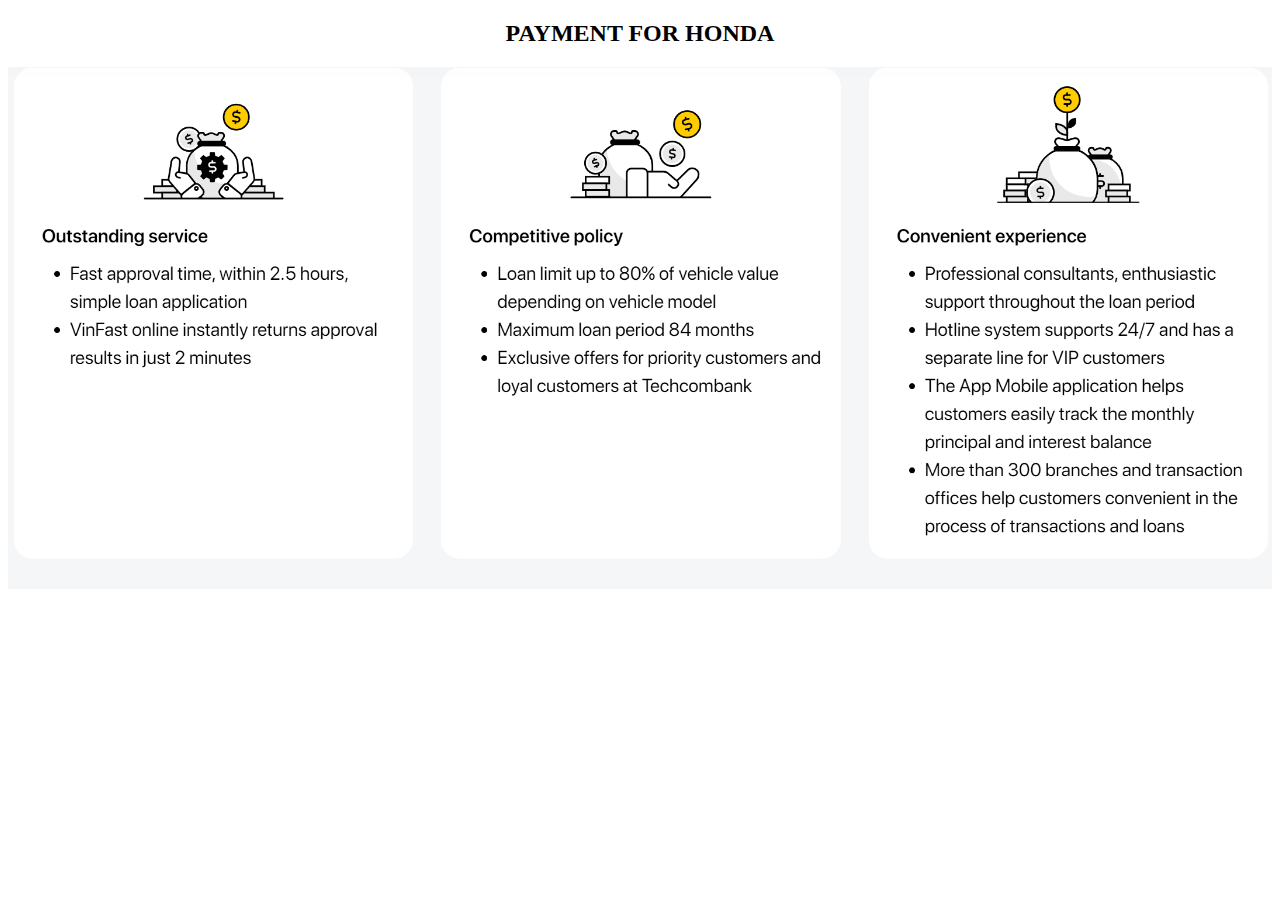
<file: 04_1_Payment_honda.html>
<!DOCTYPE html>
<html lang="en">
<head>
  <title>Payment For Honda</title>
  <meta charset="utf-8">
  <meta name="viewport" content="width=device-width, initial-scale=1">
  
</head>
<body id="myPage" data-spy="scroll" data-target=".navbar" data-offset="50">
<section>
  <div class="container">
    <h2 align="center">PAYMENT FOR HONDA </h2>            
    <img src="img/Honda_payment.PNG" alt="Honda_payment"  alt="Cinque Terre" width="100%"> 
  </div>
</section>
</body>
</html>
</file>
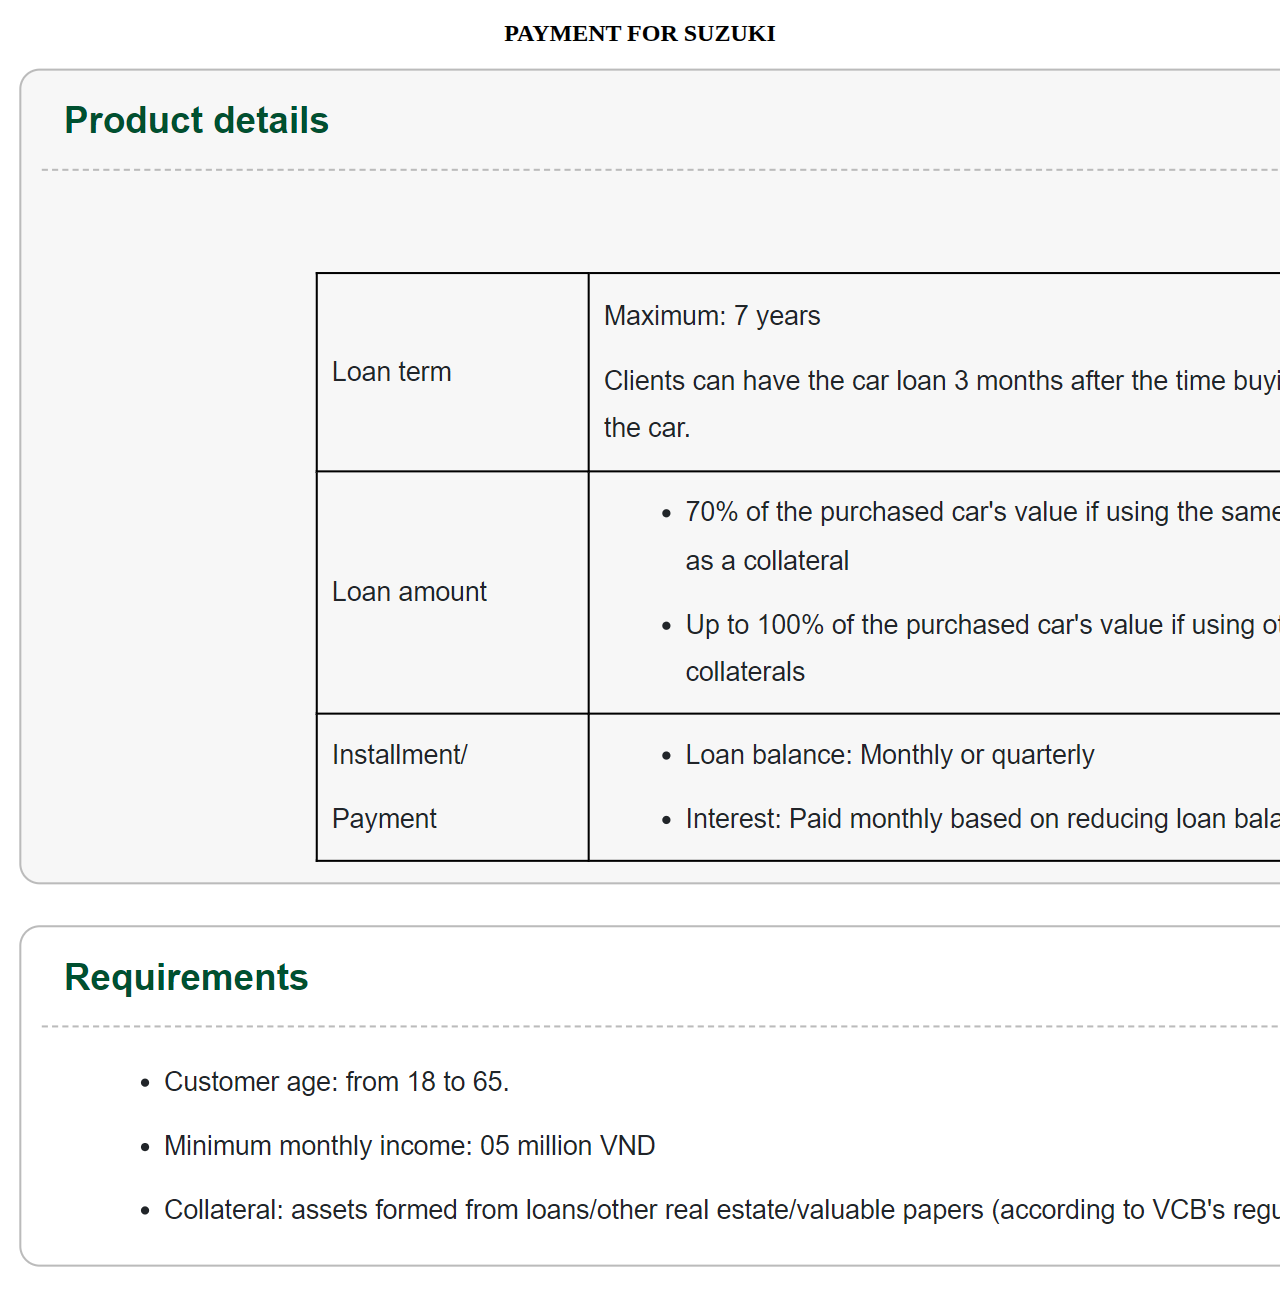
<file: 04_2_Payment_suzuki.html>
<!DOCTYPE html>
<html lang="en">
<head>
  <title>Payment For Suzuki</title>
  <meta charset="utf-8">
  <meta name="viewport" content="width=device-width, initial-scale=1">
  
  
  
</head>
<body id="myPage" data-spy="scroll" data-target=".navbar" data-offset="50">

  


<section>
  <div class="container">
    <h2 align="center">PAYMENT FOR SUZUKI</h2>            
    <img src="img/suzuki_payment.PNG" alt="suzuki_payment" class="img-rounded" alt="Cinque Terre"> 
  </div>
</section>


</body>
</html>
</file>
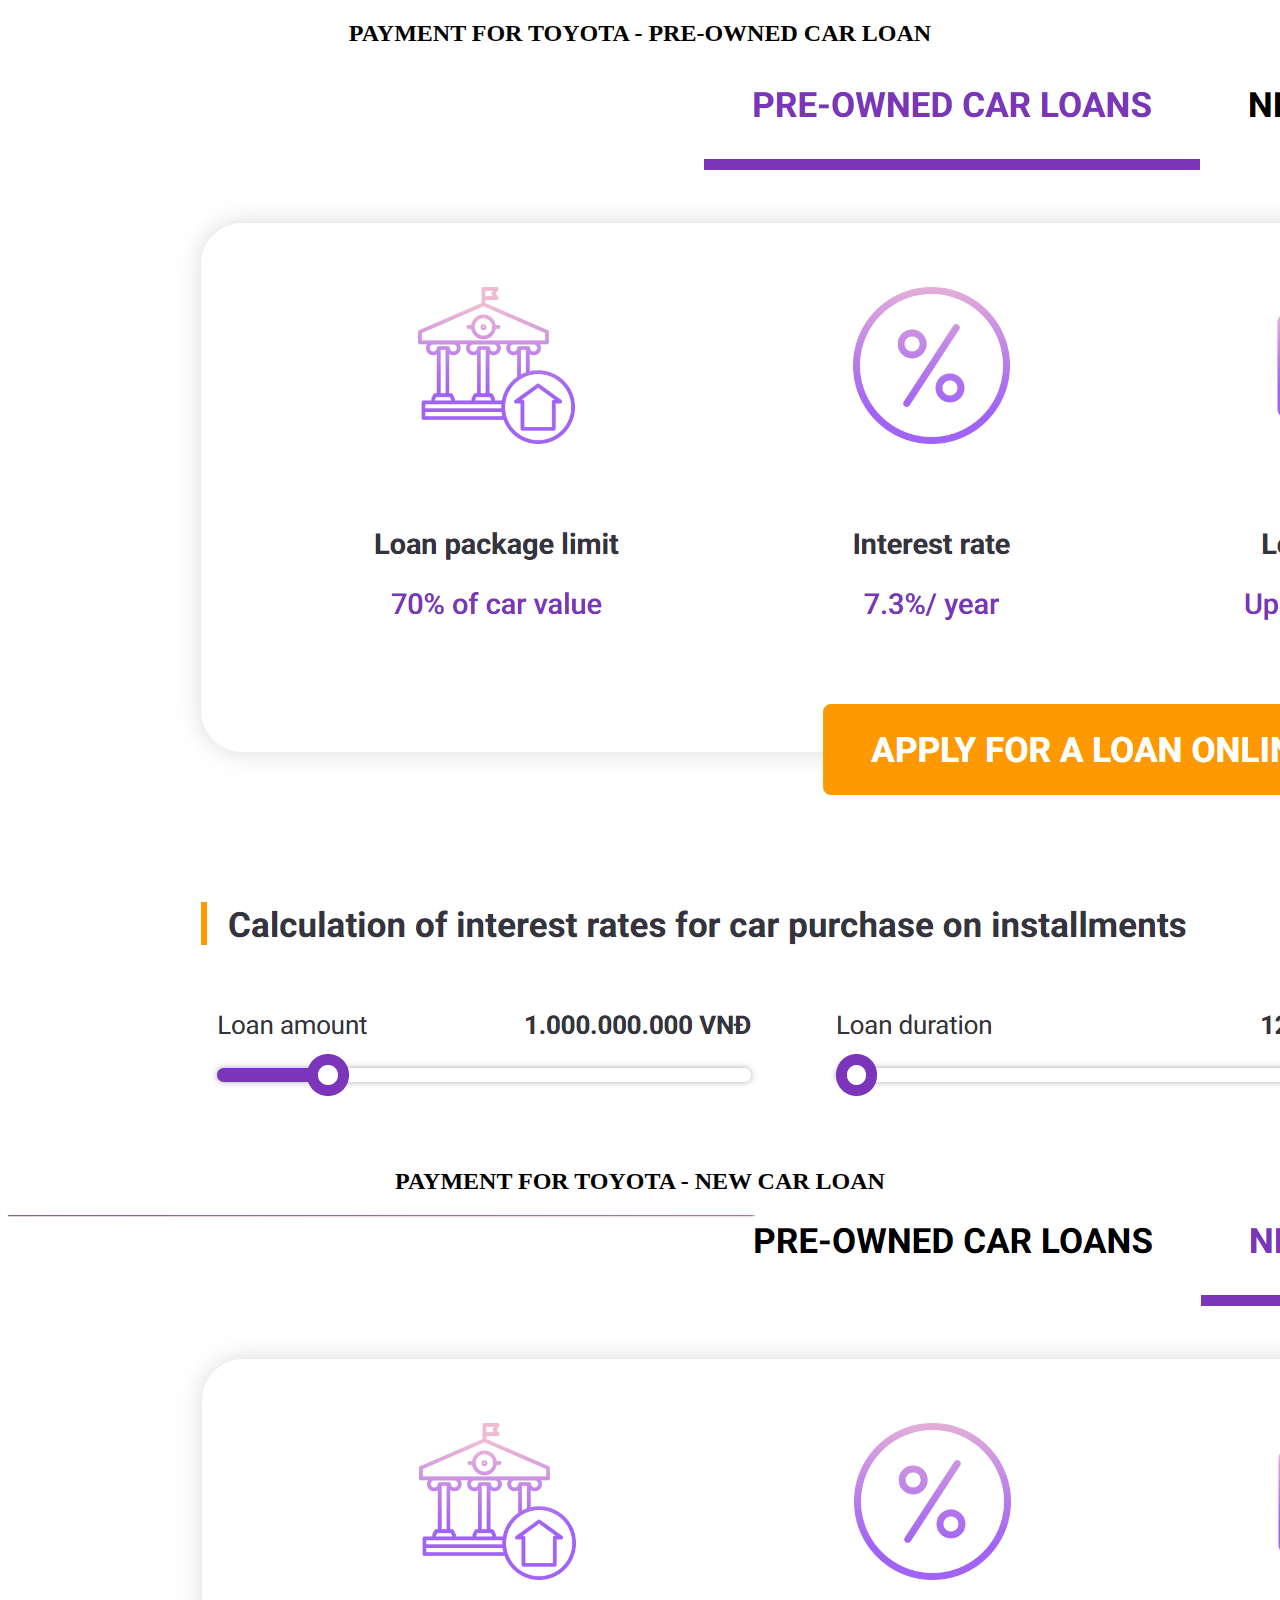
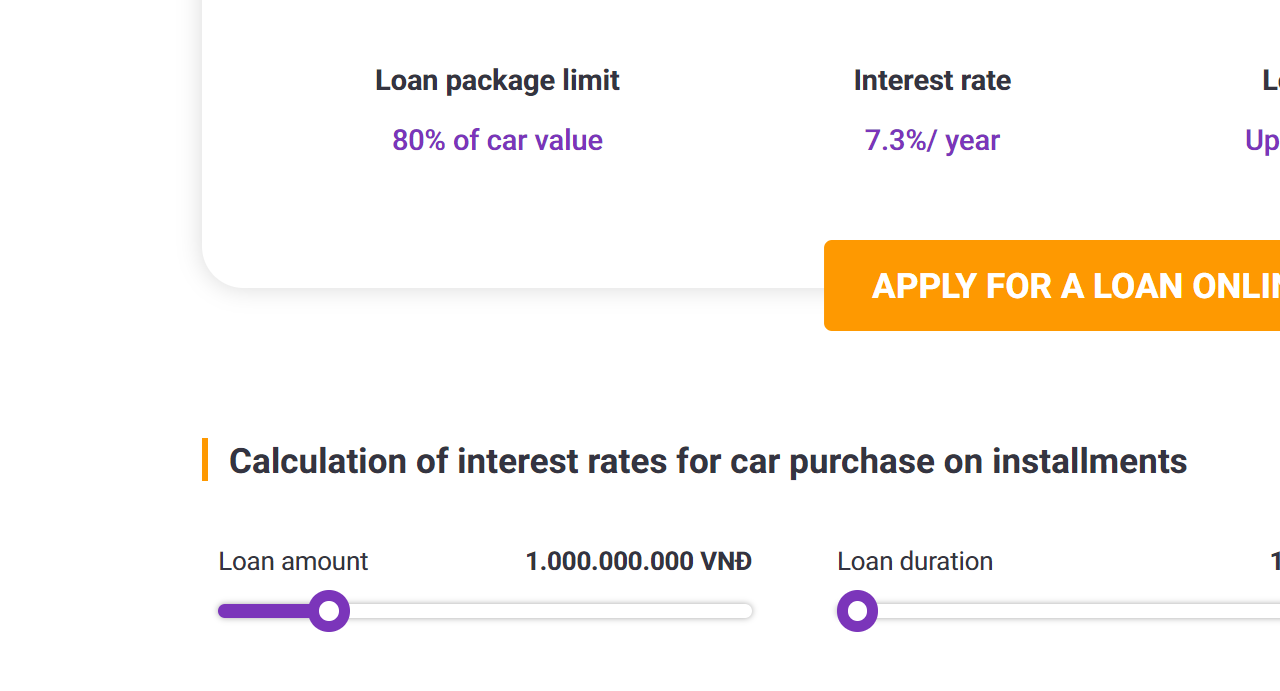
<file: 04_3_Payment_toyota.html>
<!DOCTYPE html>
<html lang="en">
<head>
  <title>Payment For Toyota</title>
  <meta charset="utf-8">
  <meta name="viewport" content="width=device-width, initial-scale=1">
  
  
 
</head>
<body id="myPage" data-spy="scroll" data-target=".navbar" data-offset="50">


<section>
  <div class="container">
    <h2 align="center">PAYMENT FOR TOYOTA - PRE-OWNED CAR LOAN</h2>            
    <img src="img/TOYOTA.PNG" alt="toyota_old" class="img-rounded" alt="Cinque Terre" > 
  </div>
  <div class="container">
    <h2 align="center">PAYMENT FOR TOYOTA - NEW CAR LOAN</h2>          
    <img src="img/TOYOTA_NEW.PNG" alt="toyota_new" class="img-rounded" alt="Cinque Terre" > 
  </div>
</section>


</body>
</html>
</file>
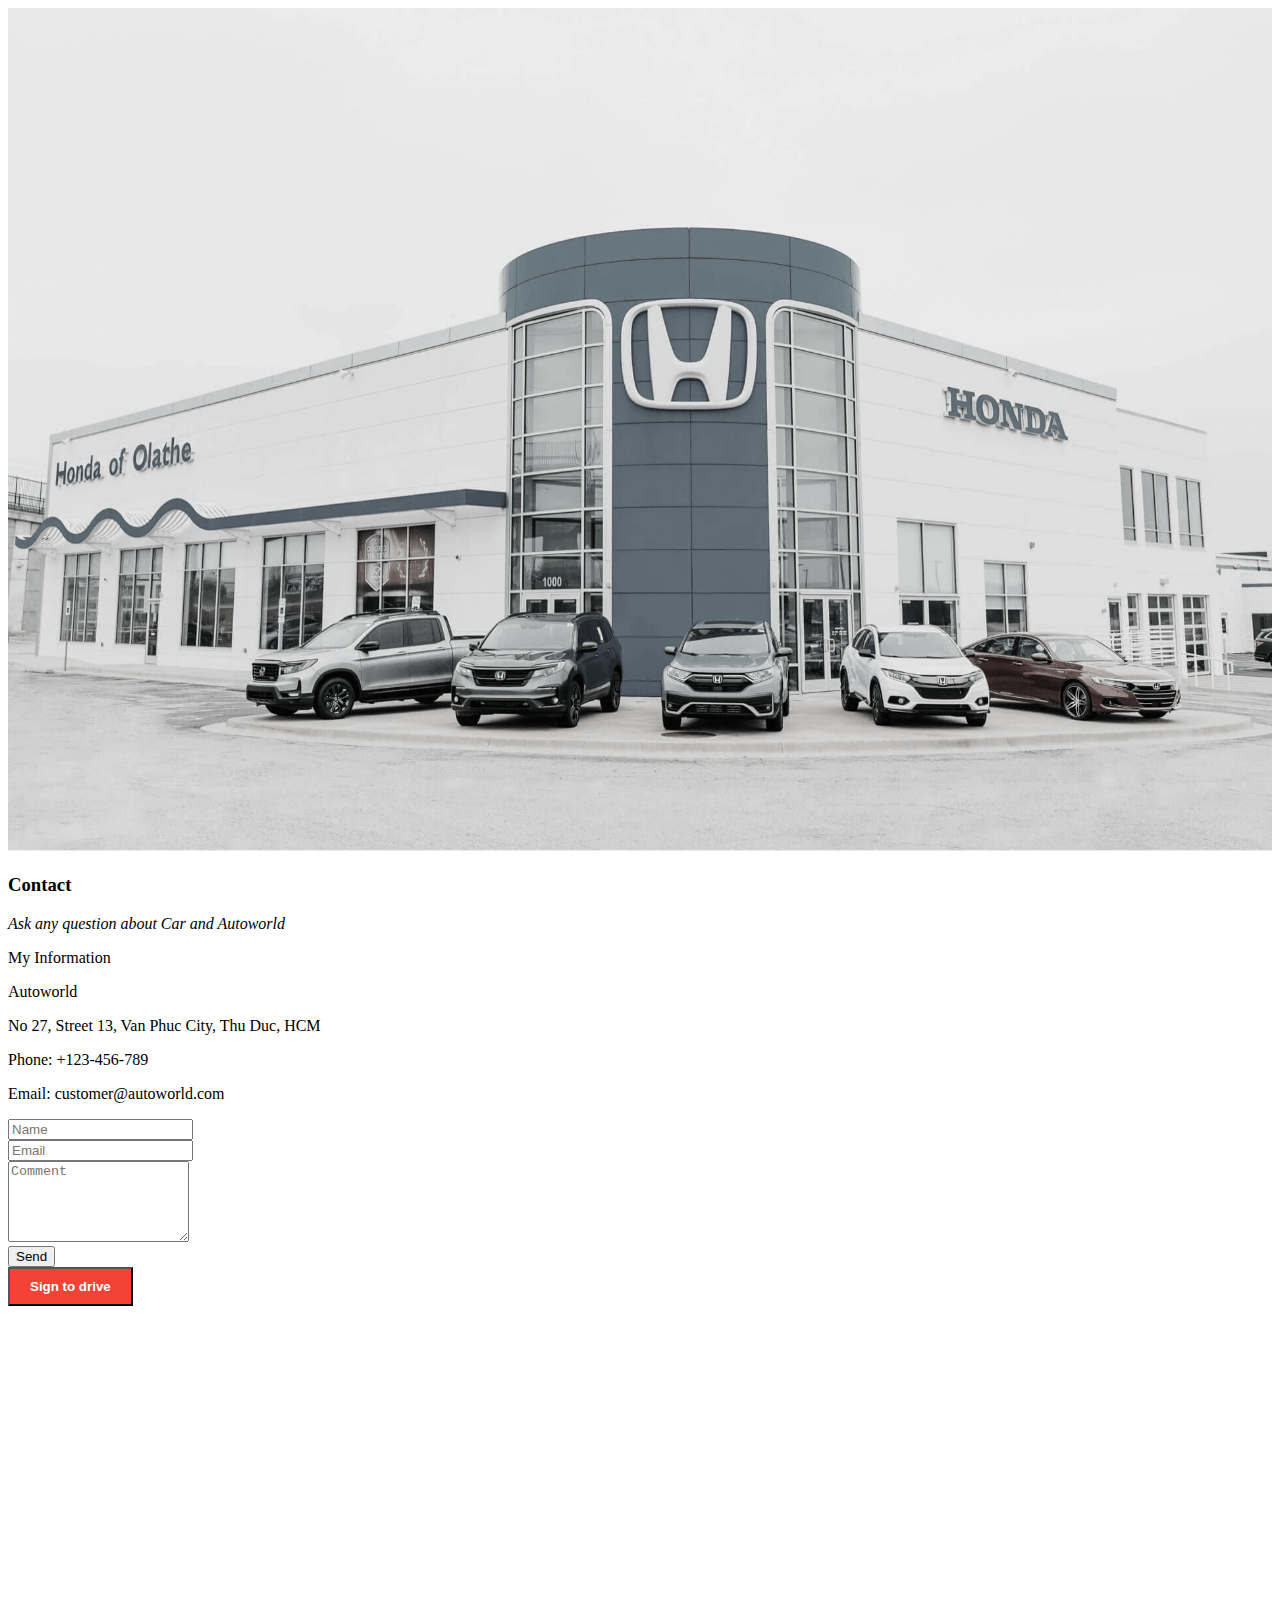
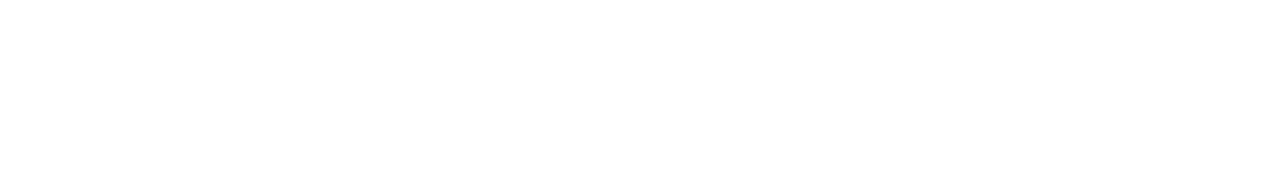
<file: 05_Contact.html>
<!DOCTYPE html>
<html lang="en">
<head>
  <title>Contact</title>
  <meta charset="utf-8">
  <meta name="viewport" content="width=device-width, initial-scale=1">
  
</head>
<!--banner 4-->
<div class="item">
  <img src="img/HONDA DEALER.jpeg" alt="hodacivic" width="100%" style="filter:grayscale(90%);">
  <div class="carousel-caption">
  </div>      
</div>

<body id="myPage" data-spy="scroll" data-target=".navbar" data-offset="50">
  
<!-- Container (Contact Section) -->
<div id="contact" class="container">
  <h3 class="text-center">Contact</h3>
  <p class="text-center"><em>Ask any question about Car and Autoworld</em></p>

  <div class="row">
    <div class="col-md-4">
      <p>My Information</p>
      <p><span class="glyphicon glyphicon-map-marker"></span>Autoworld</p>
      <p><span class="glyphicon glyphicon-map-marker"></span>No 27, Street 13, Van Phuc City, Thu Duc, HCM</p>
      <p><span class="glyphicon glyphicon-phone"></span>Phone: +123-456-789</p>
      <p><span class="glyphicon glyphicon-envelope"></span>Email: customer@autoworld.com</p>
    </div>
    <div class="col-md-8">
      <div class="row">
        <div class="col-sm-6 form-group">
          <input class="form-control" id="name" name="name" placeholder="Name" type="text" required>
        </div>
        <div class="col-sm-6 form-group">
          <input class="form-control" id="email" name="email" placeholder="Email" type="email" required>
        </div>
      </div>
      <textarea class="form-control" id="comments" name="comments" placeholder="Comment" rows="5"></textarea>
      <br>
      <div class="row">
        <div class="col-md-12 form-group">
          <button class="btn pull-right" type="submit">Send</button>
        </div>
        <div class="col-md-12 form-group">
        <a href="#!06_sign_to_drive"><button class="btn pull-right" style="background-color: #f44336; color: white; font-weight: bold; padding: 10px 20px;">Sign to drive</button></a>
      </div>
      </div>
    </div>
  </div>
  <br>
  </div>
</div>
<!-- Image of location/map -->
<iframe 
  src="https://www.google.com/maps/embed?pb=!1m18!1m12!1m3!1d3918.6075141353344!2d106.70768007535011!3d10.841318189311469!2m3!1f0!2f0!3f0!3m2!1i1024!2i768!4f13.1!3m3!1m2!1s0x31752865247678ab%3A0x88622040e7d750a1!2zMjcgxJDGsOG7nW5nIDEzLCBIaeG7h3AgQsOsbmggUGjGsOG7m2MsIFRo4bunIMSQ4bupYywgVGjDoG5oIHBo4buRIEjhu5MgQ2jDrSBNaW5oLCBWaWV0bmFt!5e0!3m2!1sen!2s!4v1688741563385!5m2!1sen!2s" 
  width="100%" height="450" style="border:0;" allowfullscreen="" 
  loading="lazy" referrerpolicy="no-referrer-when-downgrade"            
></iframe>        

</body>
</html>
</file>
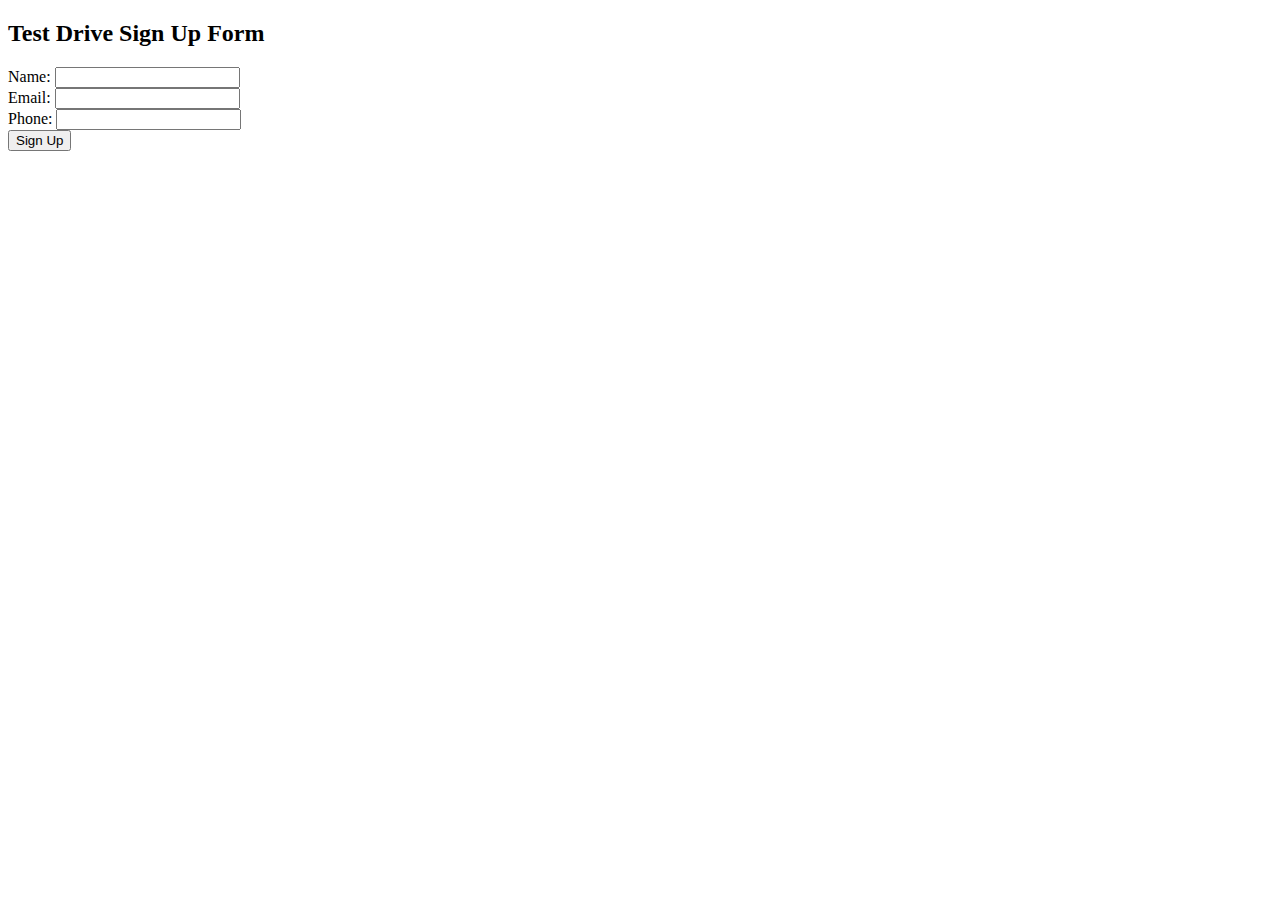
<file: 06_sign_to_drive.html>
<!DOCTYPE html>
<html lang="en">
<head>
  <title>Sign Up To Test Drive</title>
  <meta charset="utf-8">
  <meta name="viewport" content="width=device-width, initial-scale=1">
  
</head>
<body id="myPage" data-spy="scroll" data-target=".navbar" data-offset="50">

</div>
<div class="container">
  <h2>Test Drive Sign Up Form</h2>
  <form ng-submit="display()">
    <div class="form-group">
      <label for="name">Name:</label>
      <input type="text" id="txtName" ng-model="txtName" required>
    </div>
    <div class="form-group">
      <label for="email">Email:</label>
      <input type="email" id="txtEmail" ng-model="txtEmail" required>
    </div>
    <div class="form-group">
      <label for="phone">Phone:</label>
      <input type="tel" id="txtPhone" ng-model="txtPhone" required>
    </div>
    <div class="form-group">
      <button type="submit">Sign Up</button>
    </div>
  </form>
</div>

</body>
</html>
</file>
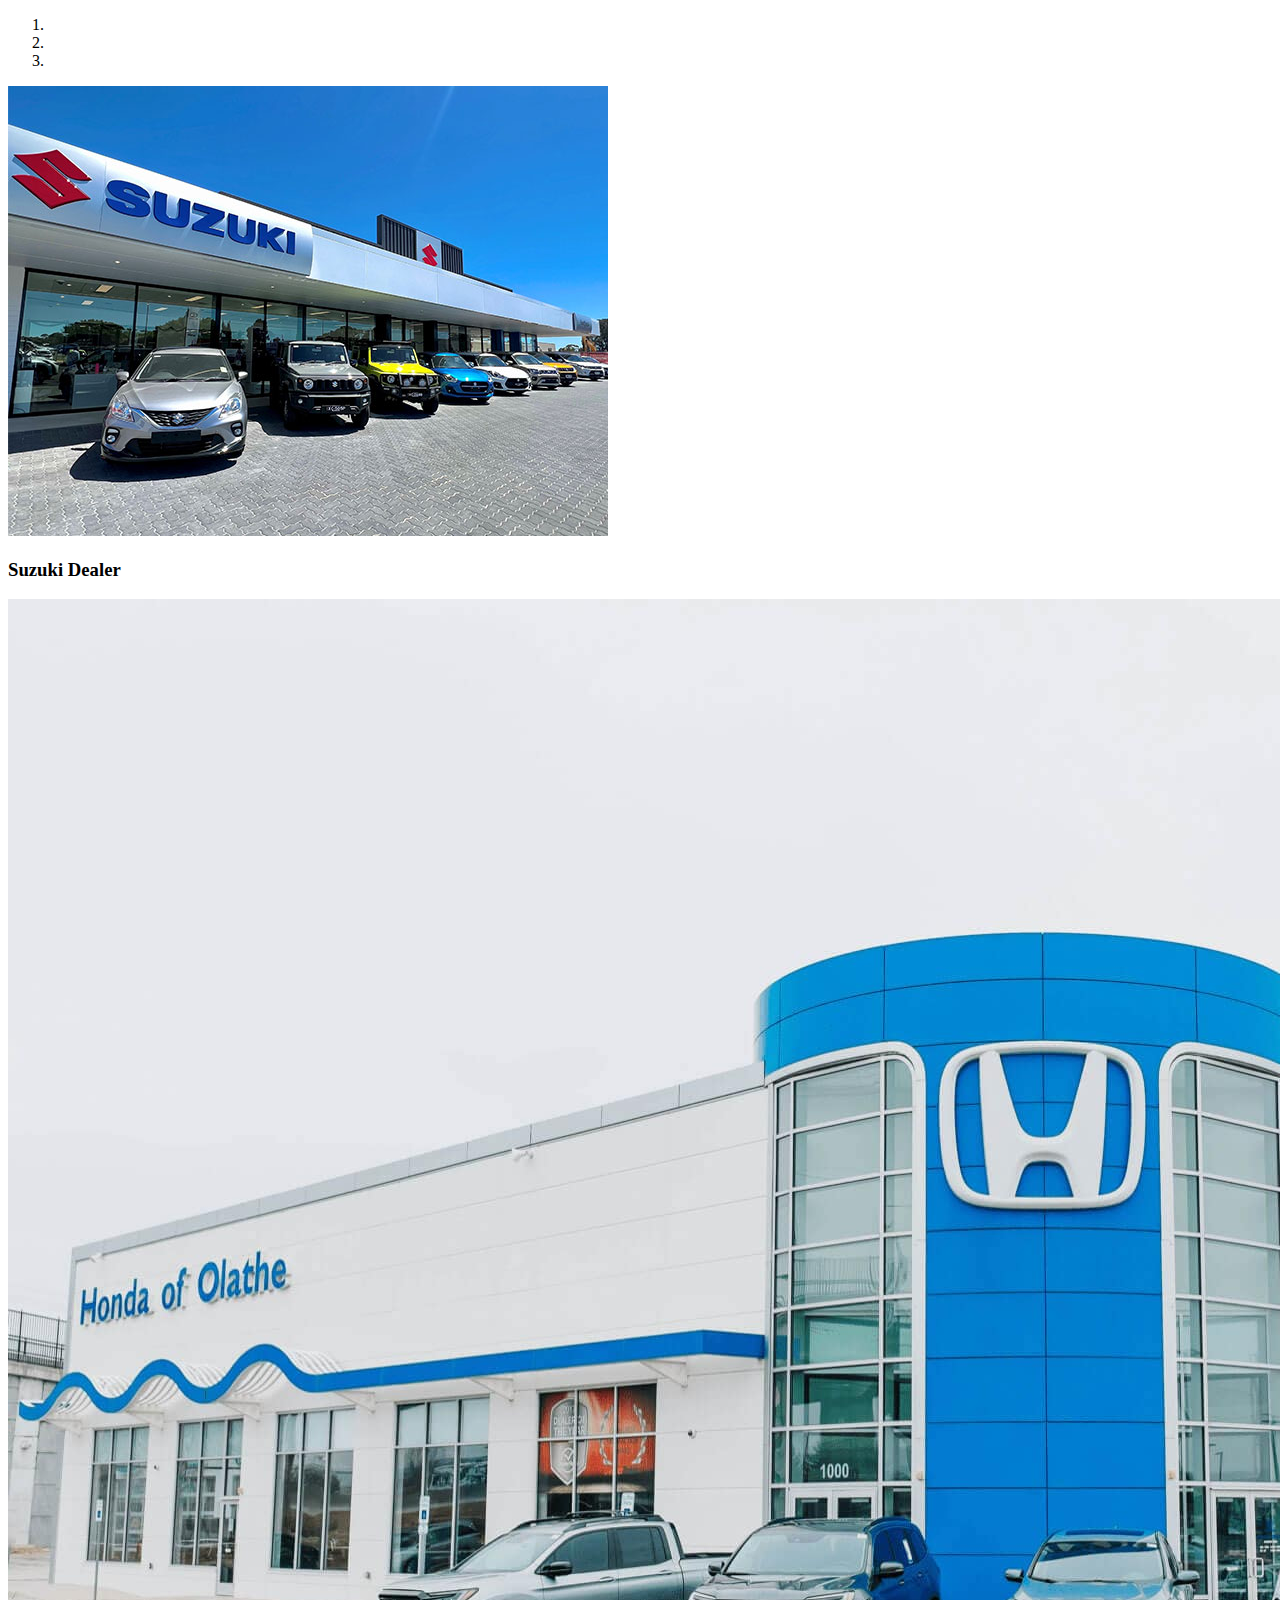
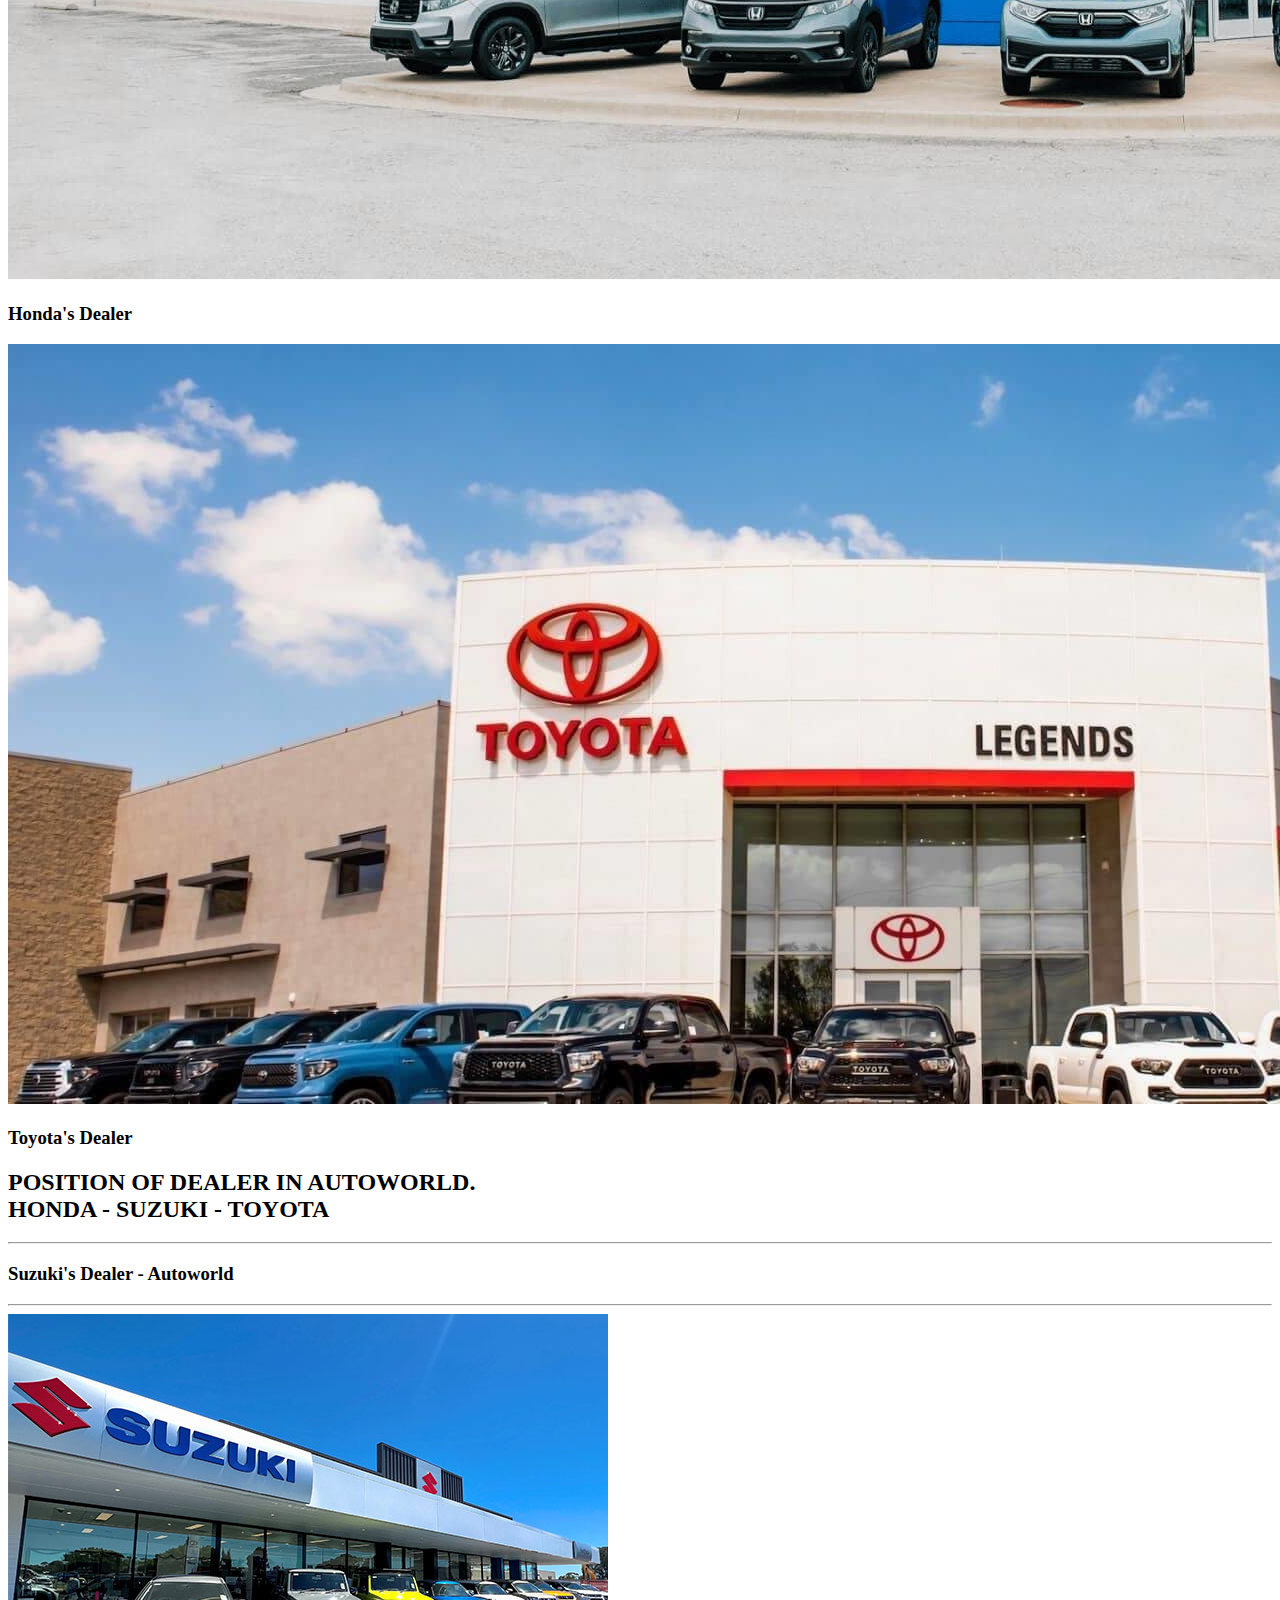
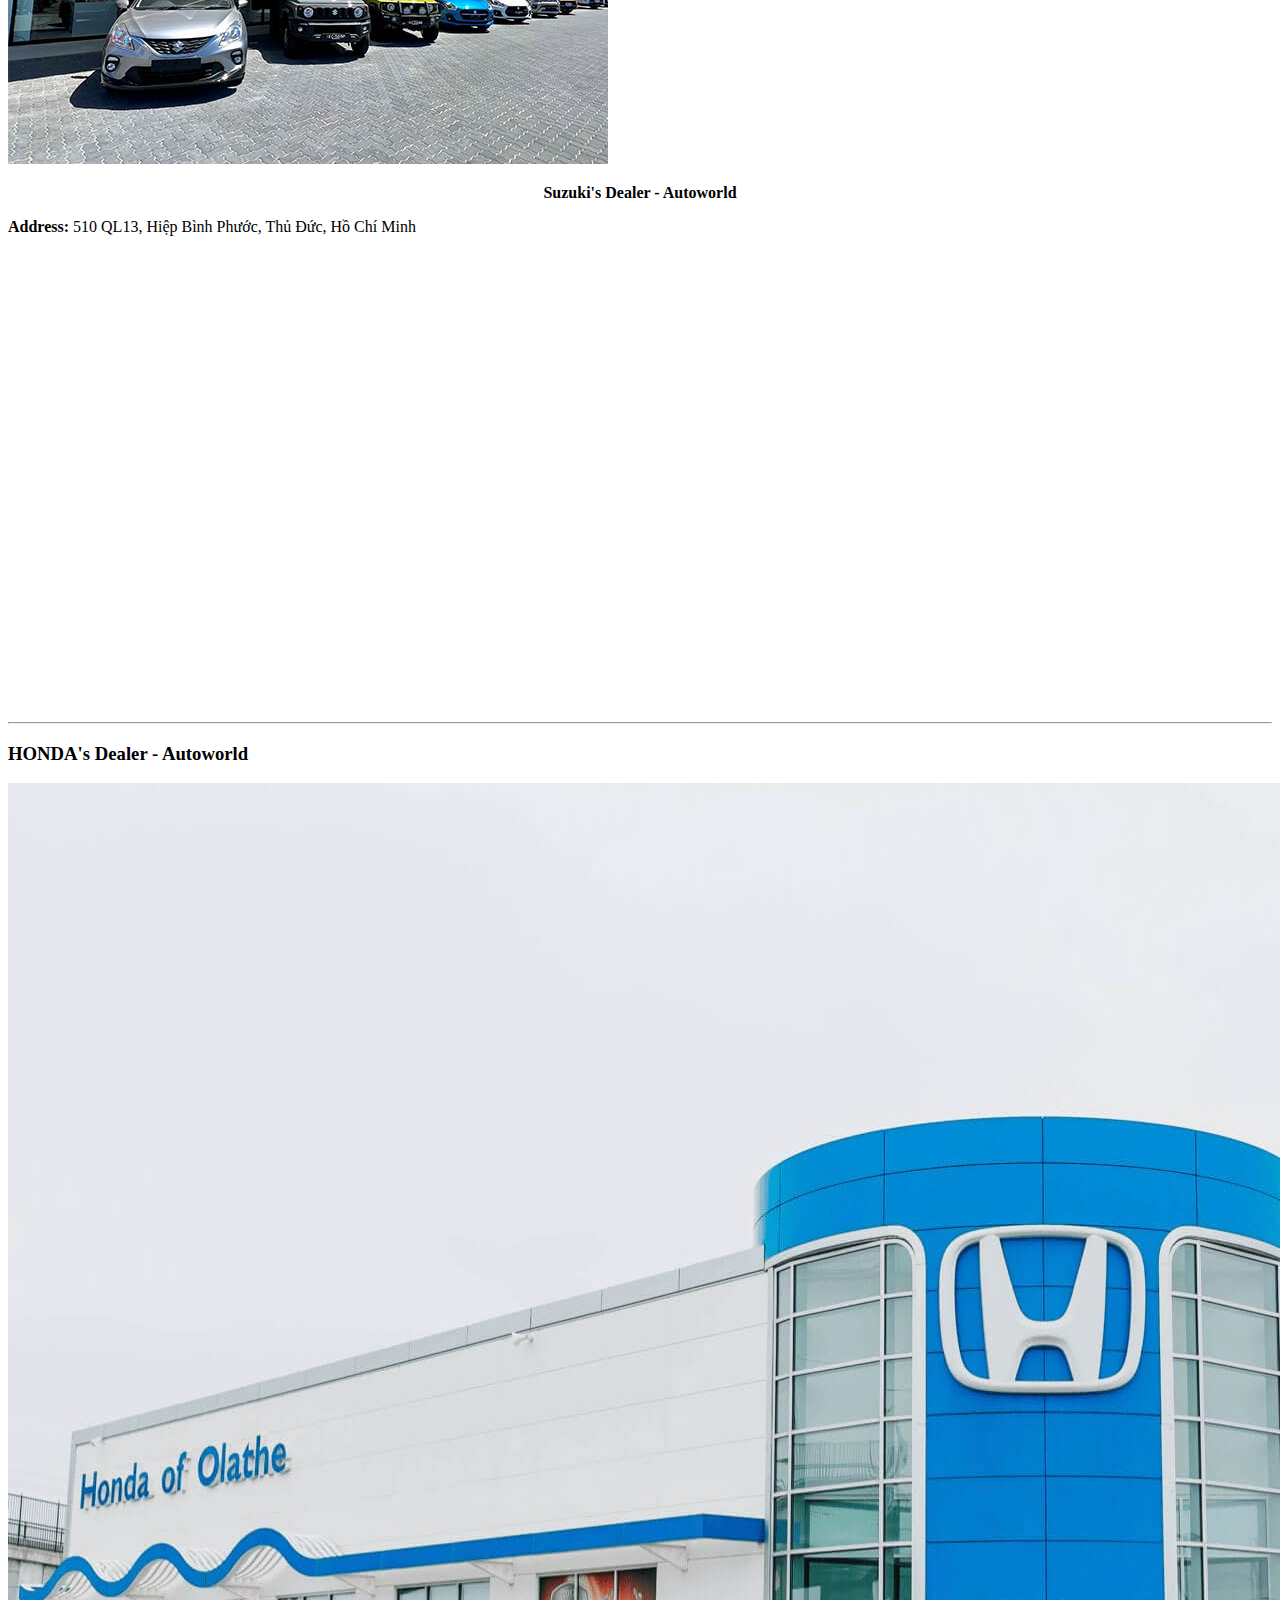
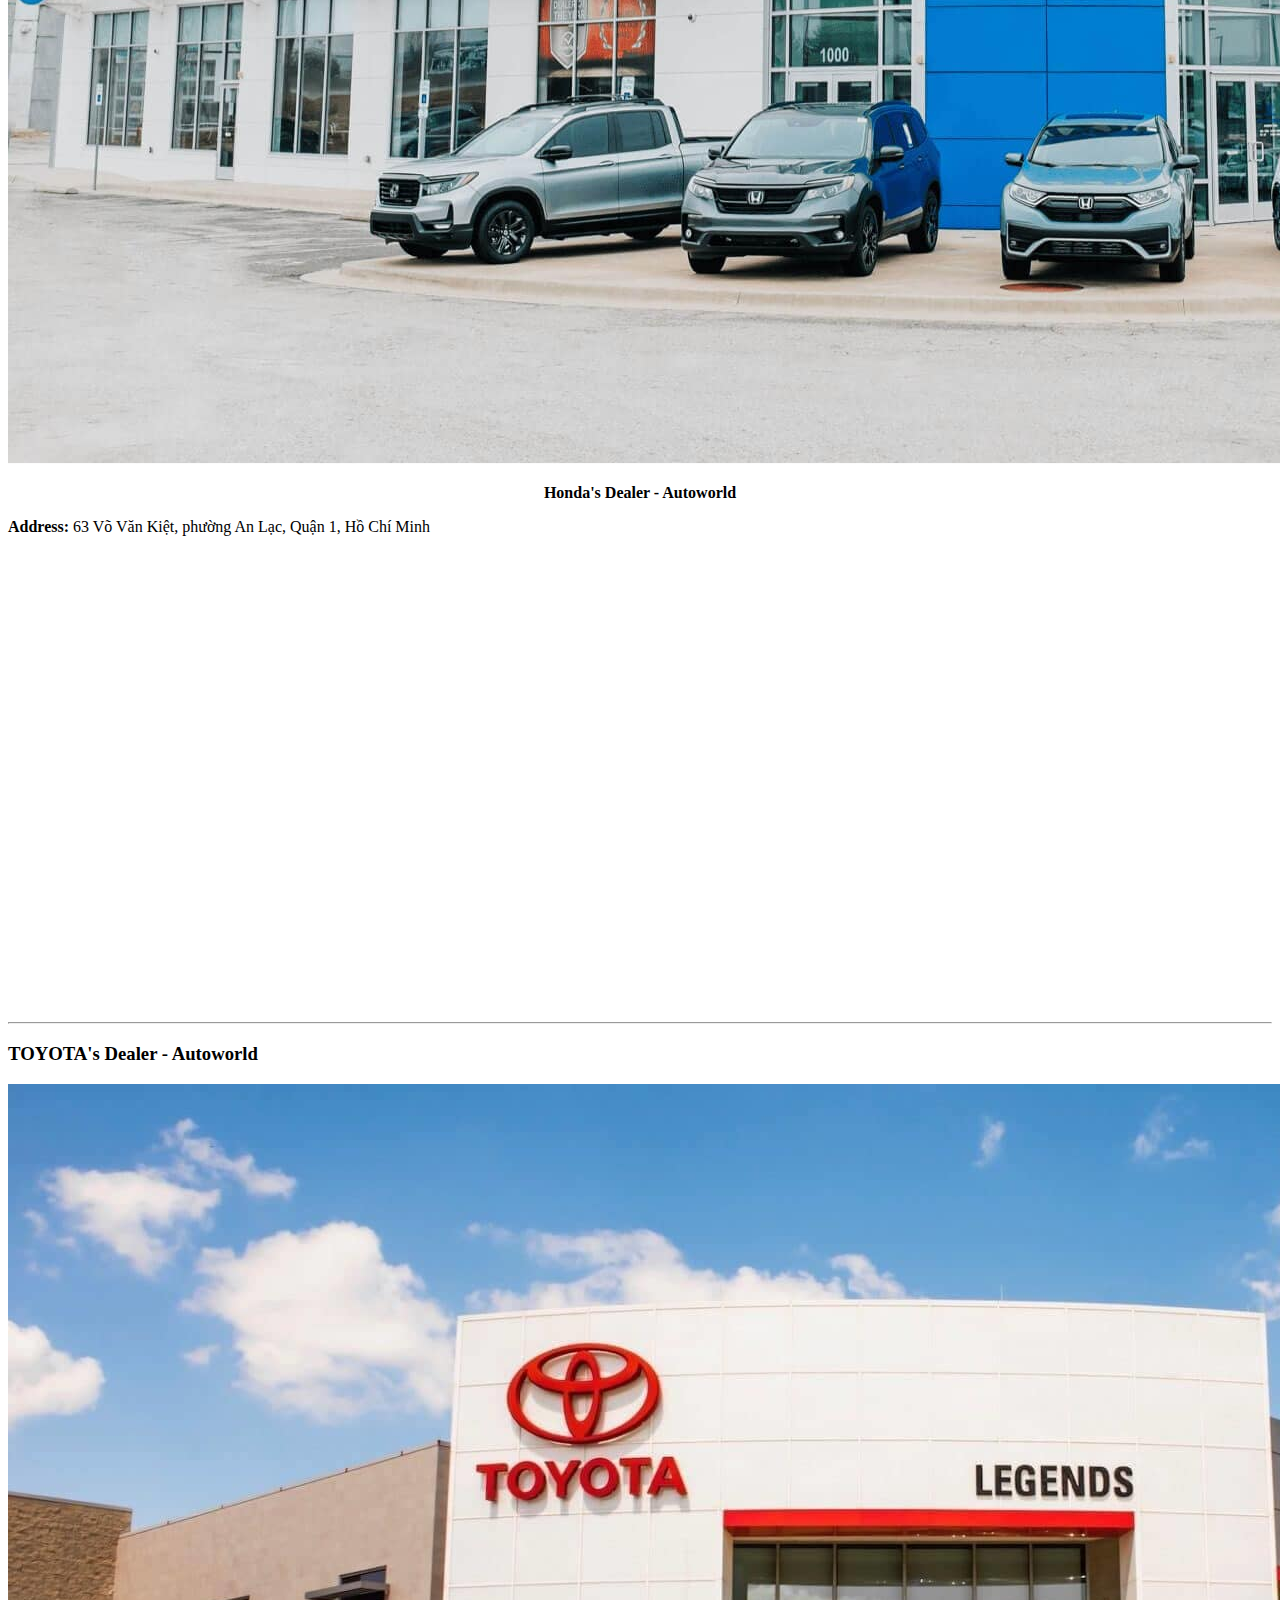
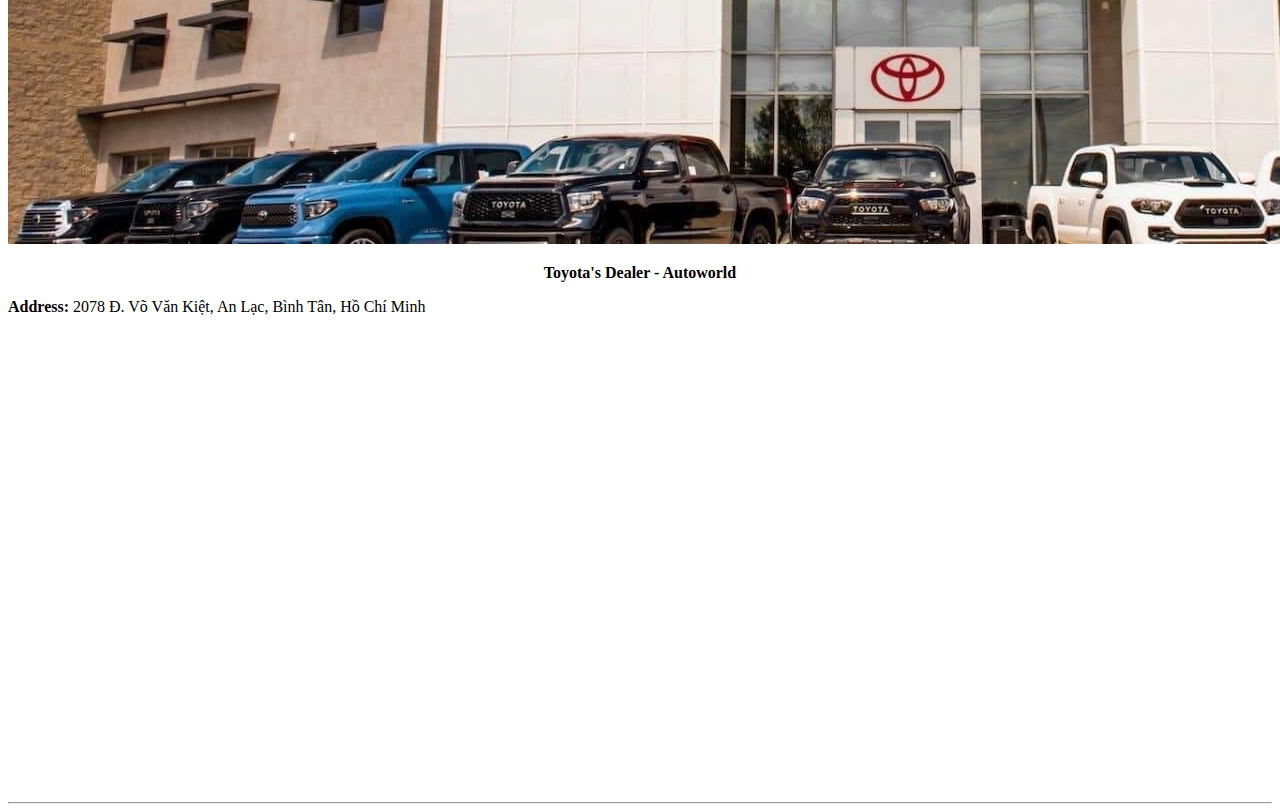
<file: 07_Position_of_Dealer.html>
<!DOCTYPE html>
<html lang="en">
<head>
  <title>Contact</title>
  <meta charset="utf-8">
  <meta name="viewport" content="width=device-width, initial-scale=1">
 
</head>

<body>
  <div id="carousel_dealer" class="carousel slide" data-ride="carousel">
    <!-- Indicators -->
    <ol class="carousel-indicators">
        <li data-target="#carousel_dealer" data-slide-to="0" class="active"></li>
        <li data-target="#carousel_dealer" data-slide-to="1"></li>
        <li data-target="#carousel_dealer" data-slide-to="2"></li>
    </ol>    
    
    <!-- Wrapper for slides -->
    <div class="carousel-inner" role="listbox">
        <!--banner 1-->    
        <div class="item active">
            <img src="img/Suzuki dealer.jpg">
            <div class="carousel-caption">
              <h3>Suzuki Dealer</h3> 
            </div>      
        </div>
        <!--banner 2-->    
          <div class="item">
            <img src="img/HONDA DEALER.jpeg">
            <div class="carousel-caption">
              <h3>Honda's Dealer</h3> 
            </div>       
          </div>
        <!--banner 3-->
          <div class="item">
            <img src="img/Toyota dealer.jpg">
            <div class="carousel-caption">
              <h3>Toyota's Dealer</h3> 
            </div>       
          </div>
    </div>
</div>
  
  <div>
    <h2 class="text-center">POSITION OF DEALER IN AUTOWORLD.<br>HONDA - SUZUKI - TOYOTA</h2> 
    <hr>
    <div class="container">
      <section id="suzuki">
        <h3 class="text-center">Suzuki's Dealer - Autoworld</h3>
      <hr>
       <div class="col-sm-6">
          <div >
            <img src="img/Suzuki dealer.jpg" alt="Suzuki">
            <p style="text-align: center;"><strong>Suzuki's Dealer - Autoworld</strong></p>
            <p><strong>Address:</strong> 510 QL13, Hiệp Bình Phước, Thủ Đức, Hồ Chí Minh</p>
          </div>
        </div>
          <div class="col-sm-6">
          <div >
            <p><iframe src="https://www.google.com/maps/embed?pb=!1m18!1m12!1m3!1d3918.6006311243978!2d106.71526937332199!3d10.841843689310915!2m3!1f0!2f0!3f0!3m2!1i1024!2i768!4f13.1!3m3!1m2!1s0x317529f96a0f5895%3A0xcf27b05046a985b6!2zU3V6dWtpIFRo4bunIMSQ4bupYw!5e0!3m2!1svi!2s!4v1689310255561!5m2!1svi!2s" width="600" height="450" style="border:0;" allowfullscreen="" loading="lazy" referrerpolicy="no-referrer-when-downgrade"></iframe></p>
          </div>
        </div>
      </section>
    </div>
    <hr>
    <div class="container" id="honda">
      <h3 class="text-center">HONDA's Dealer - Autoworld</h3>
      <div class="col-sm-6">
         <div >
           <img src="img/HONDA DEALER.jpeg" alt="Honda">
           <p style="text-align: center;"><strong>Honda's Dealer - Autoworld</strong></p>
           <p><strong>Address:</strong> 63 Võ Văn Kiệt, phường An Lạc, Quận 1, Hồ Chí Minh</p>
         </div>
       </div>
         <div class="col-sm-6">
         <div >
           <p><iframe src="https://www.google.com/maps/embed?pb=!1m14!1m8!1m3!1d15680.705813704835!2d106.6099214!3d10.7208697!3m2!1i1024!2i768!4f13.1!3m3!1m2!1s0x3174d857fdac759f%3A0x6fc98cd0b8dc1293!2zSG9uZGEgw5R0w7QgU8OgaSBHw7JuIFbDtSBWxINuIEtp4buHdA!5e0!3m2!1svi!2s!4v1689313049337!5m2!1svi!2s" width="600" height="450" style="border:0;" allowfullscreen="" loading="lazy" referrerpolicy="no-referrer-when-downgrade"></iframe></p>
         </div>
       </div>
   </div>
   <hr>
   <div class="container" id="toyota">
    <h3 class="text-center">TOYOTA's Dealer - Autoworld</h3>
    <div class="col-sm-6">
       <div >
         <img src="img/Toyota dealer.jpg" alt="Toyota">
         <p style="text-align: center;"><strong>Toyota's Dealer - Autoworld</strong></p>
         <p><strong>Address:</strong> 2078 Đ. Võ Văn Kiệt, An Lạc, Bình Tân, Hồ Chí Minh</p>
       </div>
     </div>
       <div class="col-sm-6">
       <div >
         <p><iframe src="https://www.google.com/maps/embed?pb=!1m18!1m12!1m3!1d15680.715124893699!2d106.58958865541994!3d10.720690000000024!2m3!1f0!2f0!3f0!3m2!1i1024!2i768!4f13.1!3m3!1m2!1s0x31752d38b7e873ed%3A0x5d427195318b8601!2zVE9ZT1RBIELhur5OIFRIw4BOSCAtIENTIELDjE5IIFTDgk4!5e0!3m2!1svi!2s!4v1689313139634!5m2!1svi!2s" width="600" height="450" style="border:0;" allowfullscreen="" loading="lazy" referrerpolicy="no-referrer-when-downgrade"></iframe></p>
       </div>
     </div>
 </div>
 <hr>
</body>
</html>
</file>
